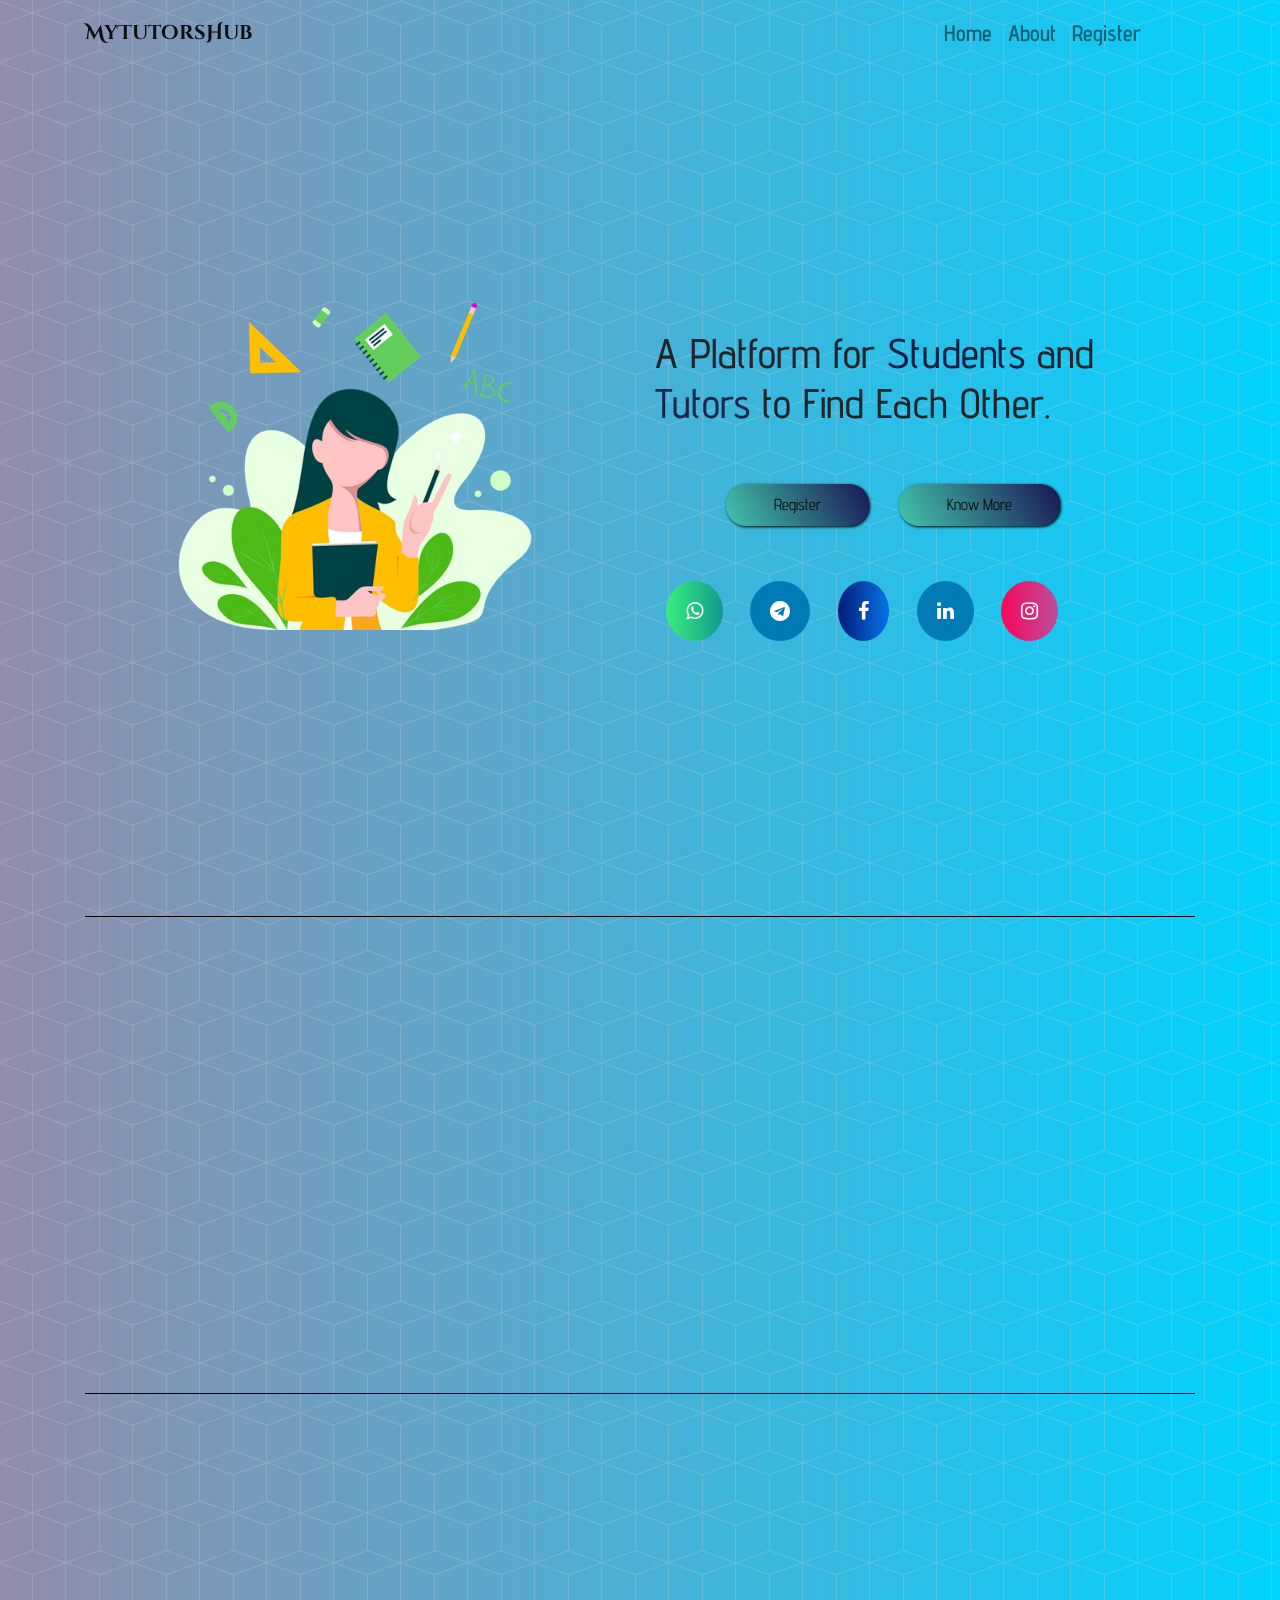
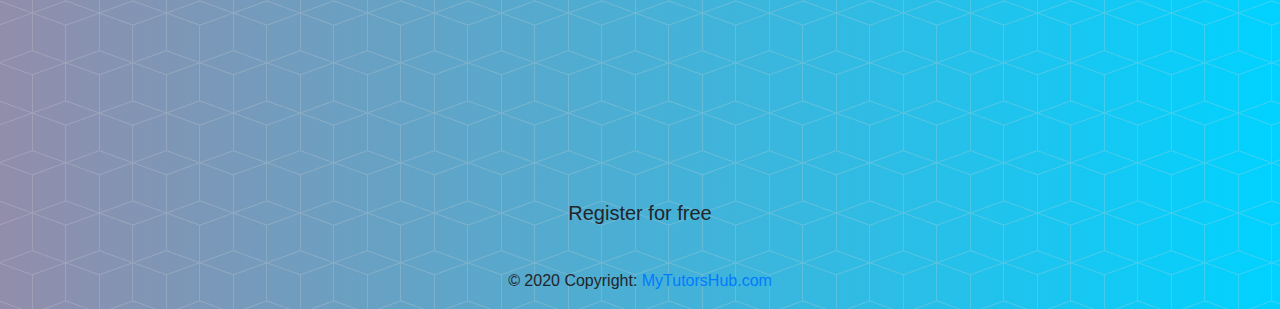
<file: index.html>
<!DOCTYPE html>
<html lang="en">
  <head>
    <meta charset="UTF-8" />
    <meta name="viewport" content="width=device-width, initial-scale=1.0" />
    <title>MyTutorsHub | Platform to Find your Tutors</title>

    <!-- Bootstrap Links -->
    <link
      rel="stylesheet"
      href="https://stackpath.bootstrapcdn.com/bootstrap/4.4.1/css/bootstrap.min.css"
    />
    <link rel="stylesheet" href="css/style.css" />
    <!-- fonts -->

    <!-- Montserrat -->
    <link
      href="https://fonts.googleapis.com/css2?family=Montserrat:wght@500&display=swap"
      rel="stylesheet"
    />

    <!-- Advent pro -->
    <link
      href="https://fonts.googleapis.com/css2?family=Advent+Pro:wght@700&display=swap"
      rel="stylesheet"
    />

    <link
      href="https://fonts.googleapis.com/css2?family=Baloo+Tamma+2:wght@500&display=swap"
      rel="stylesheet"
    />
    <link
      href="https://fonts.googleapis.com/css?family=Acme|Cinzel+Decorative|Heebo|Oswald|Righteous&display=swap"
      rel="stylesheet"
    />
    <link
      rel="stylesheet"
      href="https://cdnjs.cloudflare.com/ajax/libs/font-awesome/4.7.0/css/font-awesome.min.css"
    />

    <link href="https://unpkg.com/aos@2.3.1/dist/aos.css" rel="stylesheet" />
    <script src="https://unpkg.com/aos@2.3.1/dist/aos.js"></script>
  </head>
  <body>
    <!-- Navbar -->
    <nav class="navbar navbar-expand-lg navbar-light fixed-top">
      <div class="container">
        <a
          class="navbar-brand logo"
          href="#"
          data-aos="fade-right"
          data-aos-delay="80"
          data-aos-duration="800"
          style="color: linear-gradient(to right, #26a0da, #314755);"
          >MyTutorsHub</a
        >
        <button
          class="navbar-toggler"
          type="button"
          data-toggle="collapse"
          data-target="#navbarNav"
          aria-controls="navbarNav"
          aria-expanded="false"
          aria-label="Toggle navigation"
        >
          <span class="navbar-toggler-icon"></span>
        </button>
        <div class="collapse navbar-collapse" id="navbarNav">
          <ul class="navbar-nav ml-auto nav-elements">
            <li class="nav-item">
              <a class="nav-link" href="#home">Home</a>
            </li>
            <li class="nav-item">
              <a class="nav-link" href="#about">About</a>
            </li>
            <li class="nav-item">
              <a class="nav-link" href="#register">Register</a>
            </li>
          </ul>
        </div>
      </div>
    </nav>

    <header class="hero" id="home">
      <div class="container h-100">
        <div
          class="row h-100"
          data-aos="fade-right"
          data-aos-delay="100"
          data-aos-duration="1000"
        >
          <div class="col-md-6 col-sm-12 my-auto">
            <img
              src="img/1.png"
              alt="Tutors"
              class="hero-img img-fluid rounded"
            />
          </div>
          <div class="col-md-6 col-sm-12 hero-title my-auto">
            <div class="header-content">
              <h1>
                A Platform for <span style="color: #0b1e44;">Students</span> and
                <span style="color: #142850;">Tutors</span> to Find Each Other.
              </h1>
              <div class="hero-buttons text-center">
                <a href="#register" color="black">
                  <button class="button px-md-5 btn-space">Register</button></a
                >
                <a href="#about" color="black">
                  <button class="button px-md-5 btn-space">Know More</button></a
                >
              </div>
              <div class="socialmedia">
                <a
                  href="https://wa.me/9490744918"
                  target="_blank"
                  class="fa fa-whatsapp"
                ></a>
                <a
                  href="https://t.me/9490744918"
                  target="_blank"
                  class="fa fa-telegram"
                ></a>
                <a
                  href="https://www.facebook.com/MyTutorsHub.Official/"
                  class="fa fa-facebook"
                  target="_blank"
                ></a>

                <a
                  href="https://www.linkedin.com/in/mytutorshub/"
                  class="fa fa-linkedin"
                  target="_blank"
                ></a>

                <a
                  href="https://www.instagram.com/mytutorshub/"
                  class="fa fa-instagram"
                  target="_blank"
                ></a>
              </div>
            </div>
          </div>
        </div>

        <hr class="section-divider" />
      </div>
    </header>

    <!-- about section -->
    <section class="about" id="about">
      <div class="container h-100">
        <h1
          class="about-title"
          data-aos="fade-up"
          data-aos-delay="100"
          data-aos-duration="1000"
        >
          About <span style="color: coral;">MyTutorsHub</span>
        </h1>
        <div
          class="row h-100"
          data-aos="fade-right"
          data-aos-delay="100"
          data-aos-duration="1000"
        >
          <div class="col-md-5 col-sm-12">
            <img
              src="img/people-handshake.png"
              alt="Student-Tutor"
              class="about-img img-fluid"
            />
          </div>
          <div class="col-md-7 col-sm-12">
            <p class="about-content">
              MyTutorsHub is a successful common platform for the Tutors and
              Students to excel their career growth. This service provides the
              students to overcome their academic difficulties by tutors’
              assistance. we mainly focus on providing home & online tuitions,
              mentoring, coaching, nurturing and live sessions to support young
              children and teenagers to unleash the potential, adding values to
              the school modern education curriculum. The tutors are experienced
              from reputed institutions, carefully chosen to be highly adaptive
              to deliver classes.
            </p>
          </div>
        </div>
        <hr class="section-divider" />
      </div>
    </section>

    <section class="register" id="register">
      <h3
        class="register-title"
        data-aos="zoom-in-up"
        data-aos-delay="100"
        data-aos-duration="1000"
      >
        Register As Tutor or Student, We'll get back to you!
      </h3>

      <div class="register-buttons text-center" data-aos="zoom-in">
        <a href="registration_tutor.html" color="black">
          <button class="button px-md-5 btn-space">Register as Tutor</button></a
        >
        <a href="registration_student.html" color="black">
          <button class="button px-md-5 btn-space">
            Register as Student
          </button></a
        >
      </div>
    </section>

    <section class="subjects"></section>
    <section class="footer">
      <!-- Footer -->
      <footer class="page-footer font-small unique-color-dark pt-4">
        <!-- Footer Elements -->
        <div class="container">
          <!-- Call to action -->
          <ul class="list-unstyled list-inline text-center py-2">
            <li class="list-inline-item">
              <h5 class="mb-1">Register for free</h5>
            </li>
          </ul>
          <!-- Call to action -->
        </div>
        <!-- Footer Elements -->

        <!-- Copyright -->
        <div class="footer-copyright text-center py-3">
          © 2020 Copyright:
          <a href="index.html"> MyTutorsHub.com</a>
        </div>
        <!-- Copyright -->
      </footer>
      <!-- Footer -->
    </section>

    <!-- Bootstrap JS Links -->
    <script src="https://code.jquery.com/jquery-3.4.1.slim.min.js"></script>
    <script src="https://cdn.jsdelivr.net/npm/popper.js@1.16.0/dist/umd/popper.min.js"></script>
    <script src="https://stackpath.bootstrapcdn.com/bootstrap/4.4.1/js/bootstrap.min.js"></script>
    <script>
      AOS.init();

      $(window).scroll(function () {
        $("nav").toggleClass("bg-dark", $(this).scrollTop() > 50);
      });
    </script>
  </body>
</html>
</file>
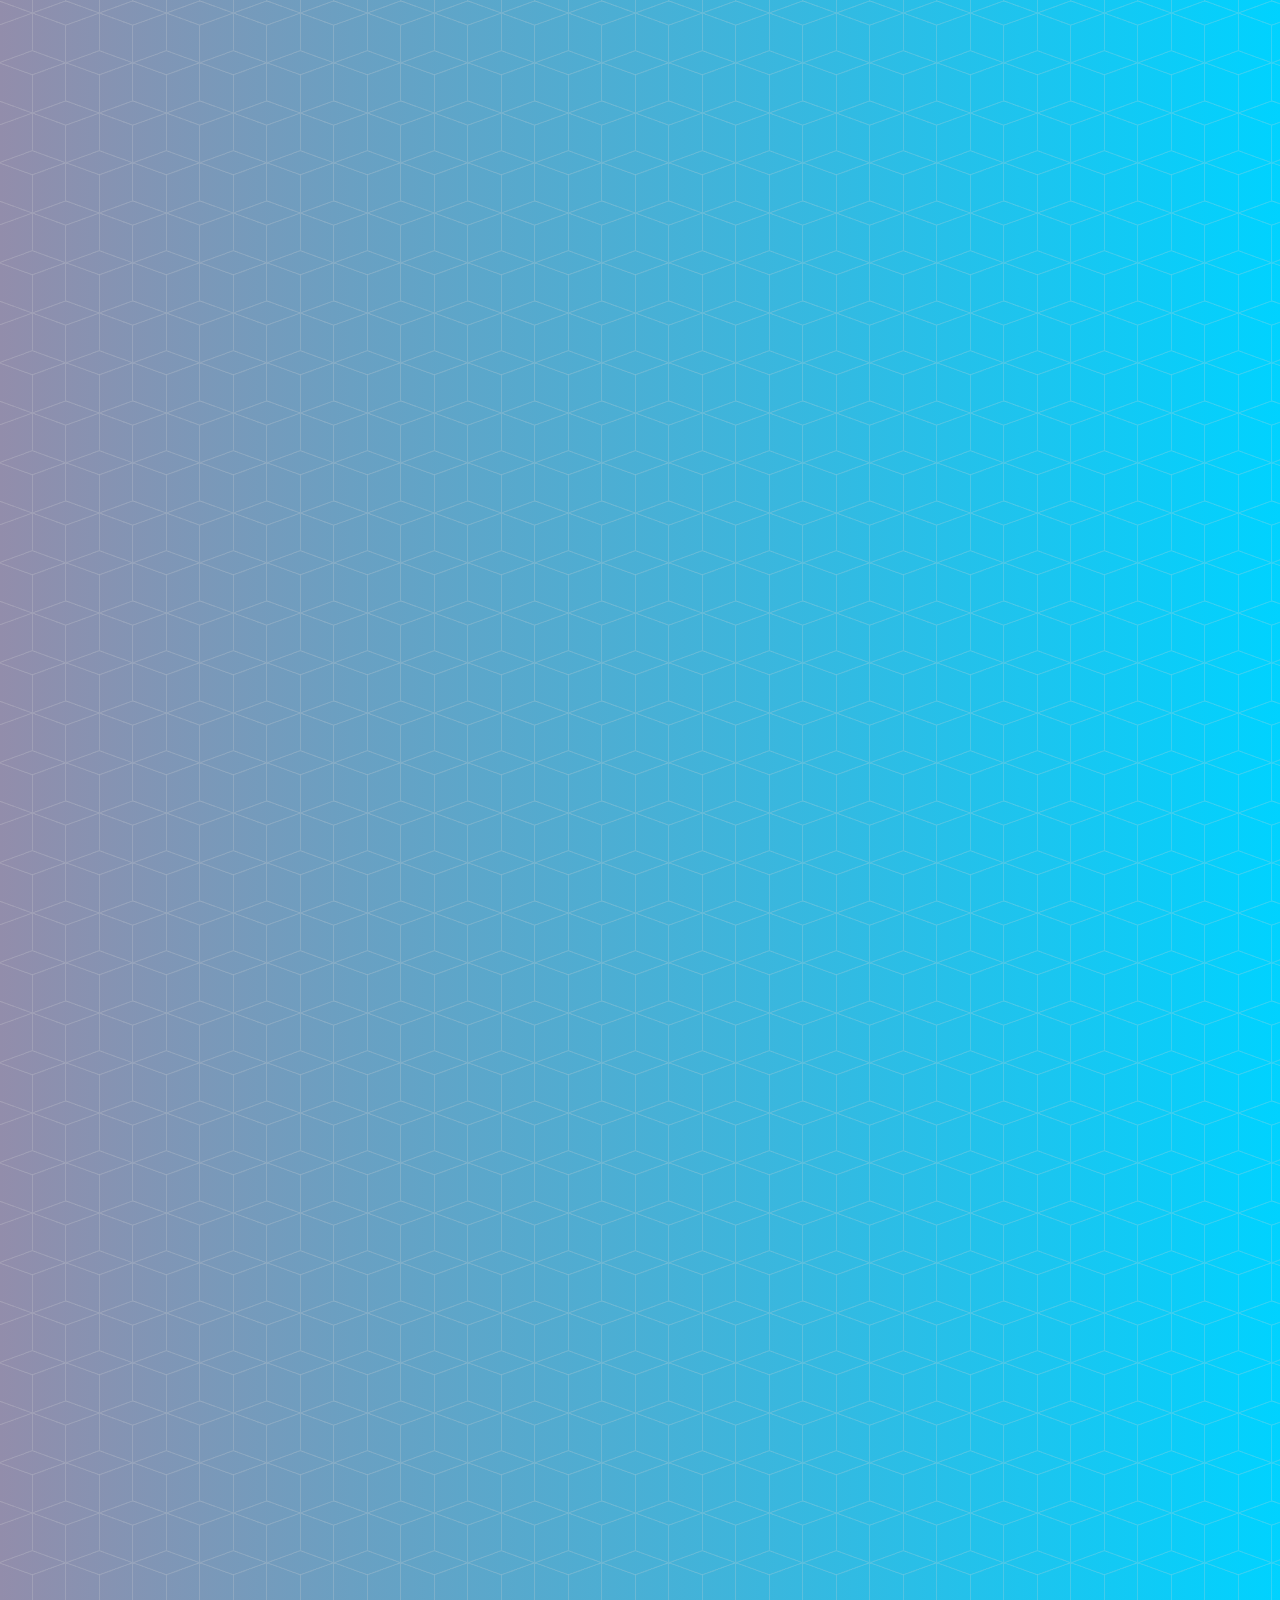
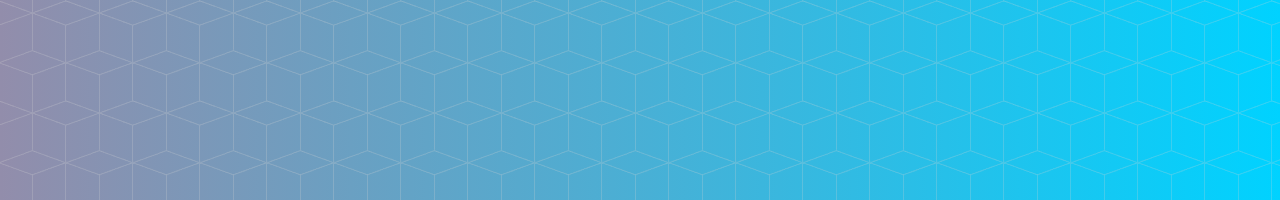
<file: home.html>
<!DOCTYPE html>
<html lang="en">
  <head>
    <meta charset="UTF-8" />
    <meta name="description" content="" />
    <meta name="author" content="" />
    <meta name="viewport" content="width=device-width, initial-scale=1.0" />
    <title>MyTutorsHub | Platform to Find your Tutors</title>
    <link rel="stylesheet" href="css/style.css" />
    <!-- Bootstrap Links -->
    <link
      rel="stylesheet"
      href="https://stackpath.bootstrapcdn.com/bootstrap/4.4.1/css/bootstrap.min.css"
    />
    <!-- fonts -->

    <!-- Montserrat -->
    <link
      href="https://fonts.googleapis.com/css2?family=Montserrat:wght@500&display=swap"
      rel="stylesheet"
    />

    <!-- Advent pro -->
    <link
      href="https://fonts.googleapis.com/css2?family=Advent+Pro:wght@700&display=swap"
      rel="stylesheet"
    />

    <link
      href="https://fonts.googleapis.com/css2?family=Baloo+Tamma+2:wght@500&display=swap"
      rel="stylesheet"
    />
  </head>
  <body></body>
</html>
</file>
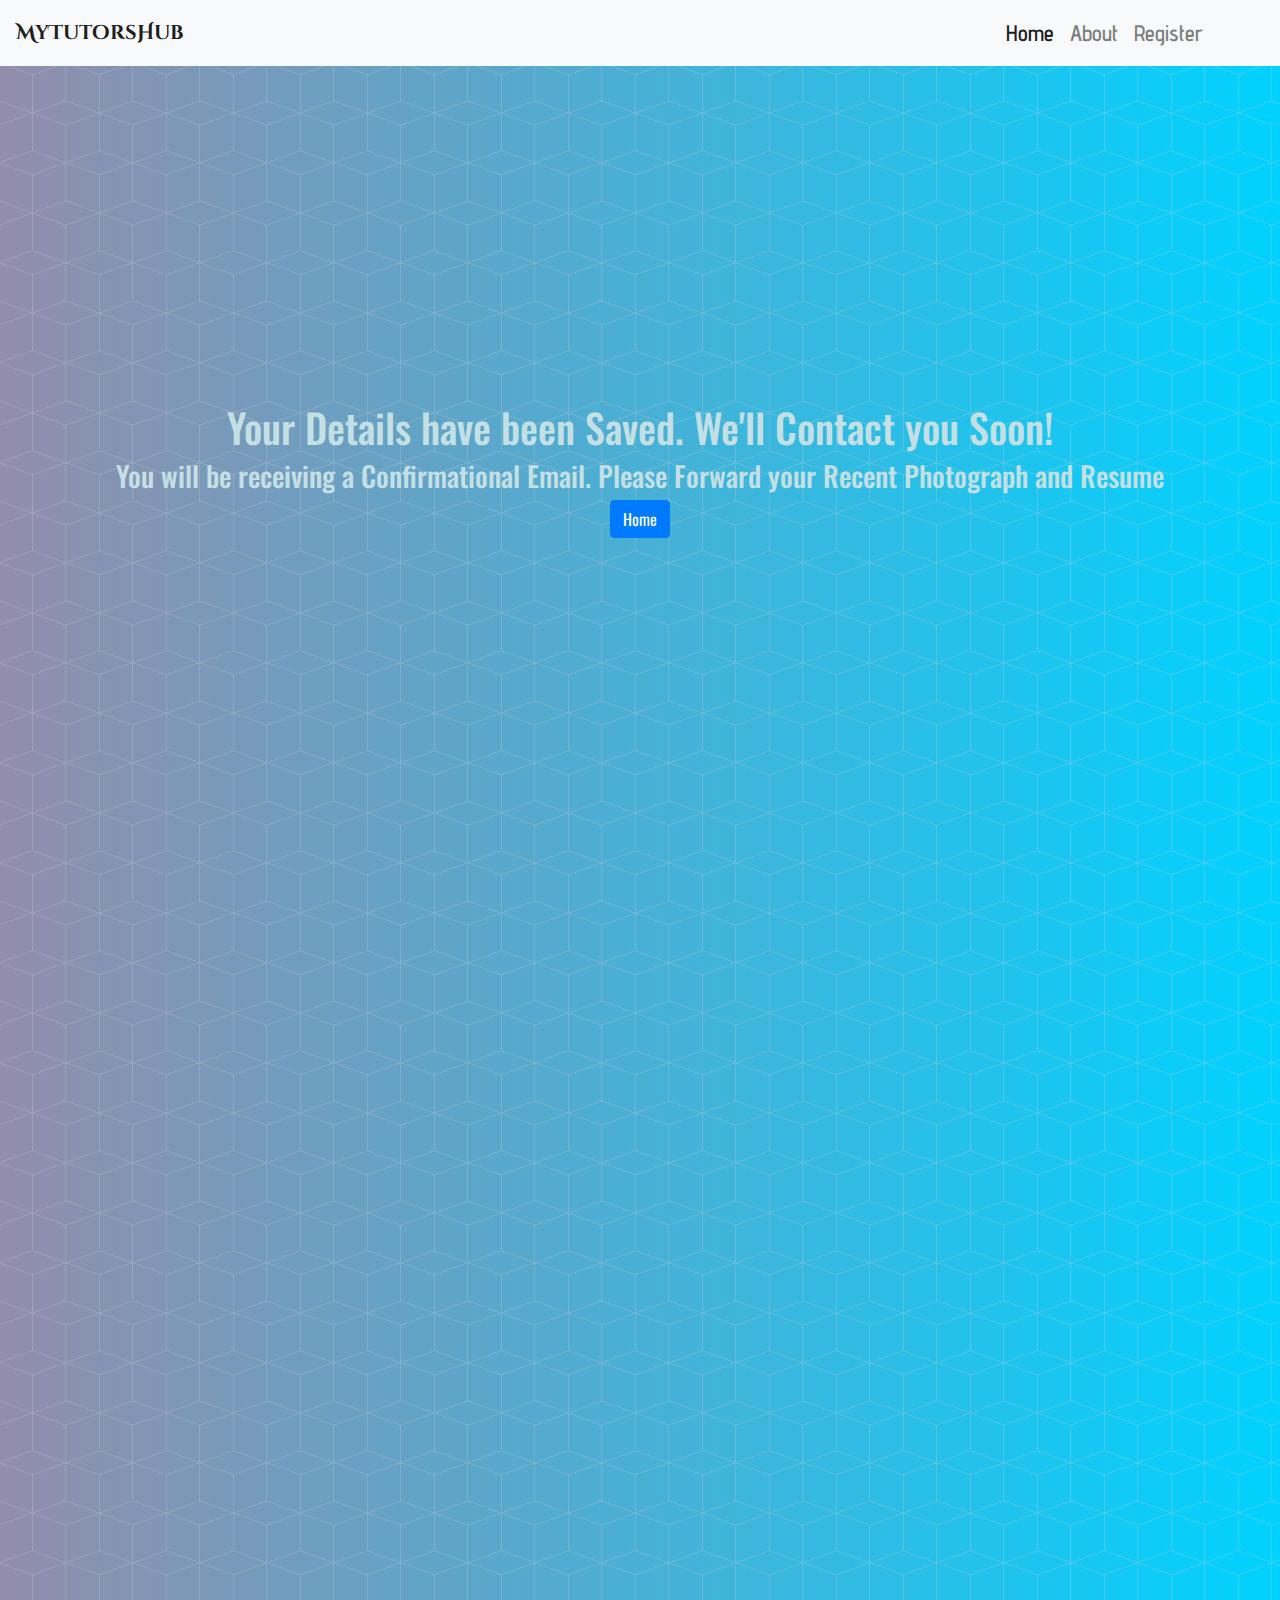
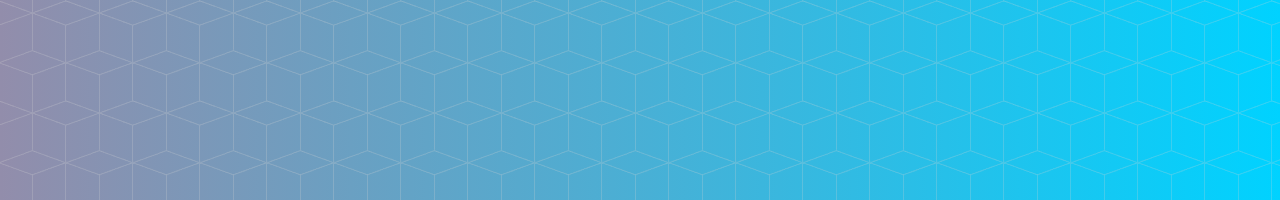
<file: redirected.html>
<!DOCTYPE html>
<html lang="en">
  <head>
    <meta charset="UTF-8" />
    <meta name="viewport" content="width=device-width, initial-scale=1.0" />
    <title>GraspBetter | Platform to Find your Tutors</title>
    <link rel="stylesheet" href="css/style.css" />
    <!-- Bootstrap Links -->
    <link
      rel="stylesheet"
      href="https://stackpath.bootstrapcdn.com/bootstrap/4.4.1/css/bootstrap.min.css"
    />
    <!-- fonts -->
    <link
      href="https://fonts.googleapis.com/css2?family=Oswald:wght@700&display=swap"
      rel="stylesheet"
    />
    <!-- Advent pro -->
    <link
      href="https://fonts.googleapis.com/css2?family=Advent+Pro:wght@700&display=swap"
      rel="stylesheet"
    />
    <link
      href="https://fonts.googleapis.com/css?family=Acme|Cinzel+Decorative|Heebo|Oswald|Righteous&display=swap"
      rel="stylesheet"
    />
  </head>
  <body>
    <!-- Navbar -->
    <nav class="navbar navbar-expand-lg navbar-light bg-light">
      <a class="navbar-brand logo" href="#">MyTutorsHub</a>
      <button
        class="navbar-toggler"
        type="button"
        data-toggle="collapse"
        data-target="#navbarNav"
        aria-controls="navbarNav"
        aria-expanded="false"
        aria-label="Toggle navigation"
      >
        <span class="navbar-toggler-icon"></span>
      </button>
      <div class="collapse navbar-collapse" id="navbarNav">
        <ul class="navbar-nav ml-auto nav-elements">
          <li class="nav-item active">
            <a class="nav-link" href="index.html#home">Home</a>
          </li>
          <li class="nav-item">
            <a class="nav-link" href="index.html#about">About</a>
          </li>
          <li class="nav-item">
            <a class="nav-link" href="index.html#register">Register</a>
          </li>
        </ul>
      </div>
    </nav>

    <section class="redirection">
      <div class="container">
        <h1 class="redirected">
          Your Details have been Saved. We'll Contact you Soon!
        </h1>
        <h3 class="redirected">
          You will be receiving a Confirmational Email. Please Forward your
          Recent Photograph and Resume
        </h3>
        <a href="index.html"><button class="btn btn-primary">Home</button></a>
      </div>
    </section>
  </body>
</html>
</file>
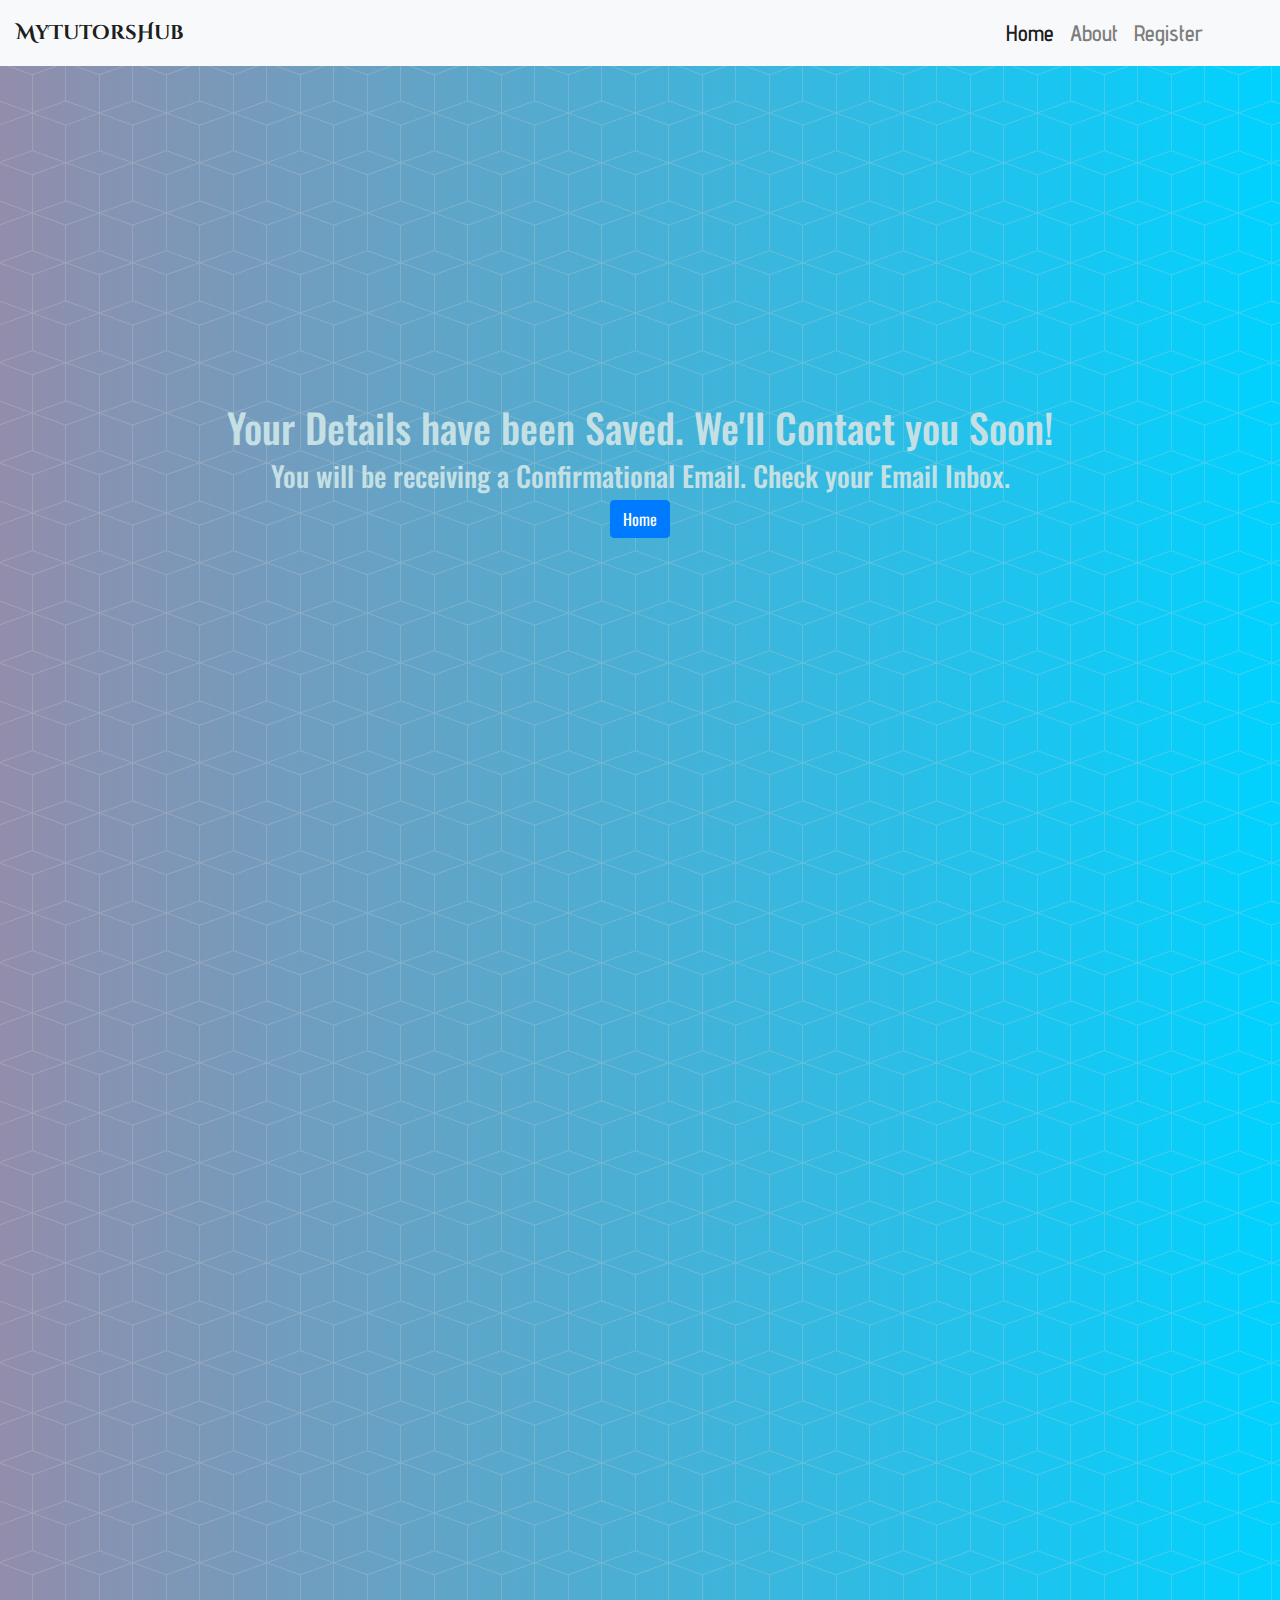
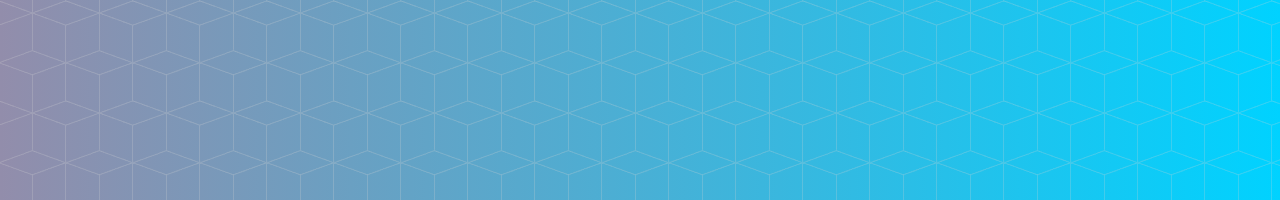
<file: redirected_Student.html>
<!DOCTYPE html>
<html lang="en">
  <head>
    <meta charset="UTF-8" />
    <meta name="viewport" content="width=device-width, initial-scale=1.0" />
    <title>GraspBetter | Platform to Find your Tutors</title>
    <link rel="stylesheet" href="css/style.css" />
    <!-- Bootstrap Links -->
    <link
      rel="stylesheet"
      href="https://stackpath.bootstrapcdn.com/bootstrap/4.4.1/css/bootstrap.min.css"
    />
    <!-- fonts -->
    <link
      href="https://fonts.googleapis.com/css2?family=Oswald:wght@700&display=swap"
      rel="stylesheet"
    />
    <!-- Advent pro -->
    <link
      href="https://fonts.googleapis.com/css2?family=Advent+Pro:wght@700&display=swap"
      rel="stylesheet"
    />
    <link
      href="https://fonts.googleapis.com/css?family=Acme|Cinzel+Decorative|Heebo|Oswald|Righteous&display=swap"
      rel="stylesheet"
    />
    <link
      href="https://fonts.googleapis.com/css?family=Acme|Cinzel+Decorative|Heebo|Oswald|Righteous&display=swap"
      rel="stylesheet"
    />
  </head>
  <body>
    <!-- Navbar -->
    <nav class="navbar navbar-expand-lg navbar-light bg-light">
      <a class="navbar-brand logo" href="#">MyTutorsHub</a>
      <button
        class="navbar-toggler"
        type="button"
        data-toggle="collapse"
        data-target="#navbarNav"
        aria-controls="navbarNav"
        aria-expanded="false"
        aria-label="Toggle navigation"
      >
        <span class="navbar-toggler-icon"></span>
      </button>
      <div class="collapse navbar-collapse" id="navbarNav">
        <ul class="navbar-nav ml-auto nav-elements">
          <li class="nav-item active">
            <a class="nav-link" href="index.html#home">Home </a>
          </li>
          <li class="nav-item">
            <a class="nav-link" href="index.html#about">About</a>
          </li>
          <li class="nav-item">
            <a class="nav-link" href="index.html#register">Register</a>
          </li>
        </ul>
      </div>
    </nav>

    <section class="redirection">
      <div class="container">
        <h1 class="redirected">
          Your Details have been Saved. We'll Contact you Soon!
        </h1>
        <h3 class="redirected">
          You will be receiving a Confirmational Email. Check your Email Inbox.
        </h3>
        <a href="index.html"><button class="btn btn-primary">Home</button></a>
      </div>
    </section>
  </body>
</html>
</file>
<file: css/style.css>
* {
  padding: 0;
  margin: 0;
  box-sizing: border-box;
  scroll-behavior: smooth;
}

body {
  min-height: 200vh;
  background-size: cover;
  background-attachment: fixed;
  background-position: center;
  background: #00d2ff; /* fallback for old browsers */
  background: url("../img/bg-pattern.png"),
    -webkit-linear-gradient(to right, #928dab, #00d2ff); /* Chrome 10-25, Safari 5.1-6 */
  background: url("../img/bg-pattern.png"),
    linear-gradient(to right, #928dab, #00d2ff); /* W3C, IE 10+/ Edge, Firefox 16+, Chrome 26+, Opera 12+, Safari 7+ */
}

.logo {
  font-family: "Cinzel Decorative", cursive;
  font-weight: 700;
}
h1 {
  font-size: 2.6rem;
}
.bg-dark {
  transition: 500ms ease;
  background: rgba(85, 104, 189, 0.938) !important;
  color: #000;
}

.nav-elements {
  font-weight: 600;
  font-size: 1.4rem;
  padding-right: 5%;
  color: #000;
  font-family: "Advent Pro", sans-serif;
}

.hero {
  width: 100%;
  height: 100vh;
  background-size: cover;
}
.header-content {
  margin-top: 15%;
}
.hero-title {
  font-family: "Advent Pro", sans-serif;
  font-size: 20px;
}

.button {
  font-size: medium;
  padding: 9px 15px;
  border-radius: 20px;
  background-color: #1f93f8;
  border: 0;
  background-image: linear-gradient(61deg, #43c6ac, #191654 100%, #0052d4);
  box-shadow: 1px 1px 3px 0 #000;
  opacity: 1;
  margin: 12px;
}

.button:hover {
  transform: scale(1.12);
}
.hero-buttons {
  margin-top: 8%;
  margin-left: -12%;
}

.about-title {
  font-family: "Advent Pro", sans-serif;
  padding: 50px;
  font-size: 60px;
  text-align: center;
}

.about-content {
  font-family: "Baloo Tamma 2", cursive;
  margin-top: 5%;
  font-weight: 500;
  font-size: 18px;
}

.register {
  position: relative;
  height: 40vh;
  width: 100%;
  background-position: cover;
  font-family: "Advent Pro", sans-serif;
}

.register-title {
  text-align: center;
  font-family: "Montserrat", sans-serif;
  font-weight: 700;
  padding: 2%;
}

.redirection {
  height: 90vh;
  width: 100%;
  display: flex;
  justify-content: center;
  align-items: center;
  text-align: center;
  font-family: "Oswald", sans-serif;
}

.redirected {
  color: #c4e0e5;
}

.section-divider {
  border: 0.8px;
  height: 0.8px;
  background-color: #000;
}

@media only screen and (max-width: 768px) {
  .hero {
    height: 120vh;
  }
  .header-content {
    margin-top: 0;
  }
  .button {
    padding: 10px 18px;
  }
  .hero-buttons {
    align-items: center;
  }
  .about-title {
    font-size: 25px;
  }
  .fa {
    padding: 12px;
    font-size: 20px;
    margin: 12% 0 !important;
  }
}
.fa {
  padding: 20px;
  font-size: 30px;
  text-align: center;
  margin: 2%;
  margin-top: 8%;
  text-decoration: none !important;
  border-radius: 50%;
}
/* Add a hover effect if you want */
.fa:hover {
  opacity: 0.99;
  color: blue;
}

/* Set a specific color for each brand */

/* Facebook */
.fa-facebook {
  background: #0575e6; /* fallback for old browsers */
  background: -webkit-linear-gradient(
    to right,
    #021b79,
    #0575e6
  ); /* Chrome 10-25, Safari 5.1-6 */
  background: linear-gradient(
    to right,
    #021b79,
    #0575e6
  ); /* W3C, IE 10+/ Edge, Firefox 16+, Chrome 26+, Opera 12+, Safari 7+ */

  color: white;
}
.fa-whatsapp {
  background: #11998e; /* fallback for old browsers */
  background: -webkit-linear-gradient(
    to right,
    #38ef7d,
    #11998e
  ); /* Chrome 10-25, Safari 5.1-6 */
  background: linear-gradient(
    to right,
    #38ef7d,
    #11998e
  ); /* W3C, IE 10+/ Edge, Firefox 16+, Chrome 26+, Opera 12+, Safari 7+ */

  color: white;
}
.fa-linkedin {
  background: #007bb5;
  color: white;
}
.fa-telegram {
  background: #007bb5;
  color: white;
}

.fa-instagram {
  background: #bc4e9c; /* fallback for old browsers */
  background: -webkit-linear-gradient(
    to right,
    #f80759,
    #bc4e9c
  ); /* Chrome 10-25, Safari 5.1-6 */
  background: linear-gradient(
    to right,
    #f80759,
    #bc4e9c
  ); /* W3C, IE 10+/ Edge, Firefox 16+, Chrome 26+, Opera 12+, Safari 7+ */
  color: white;
}
</file>
